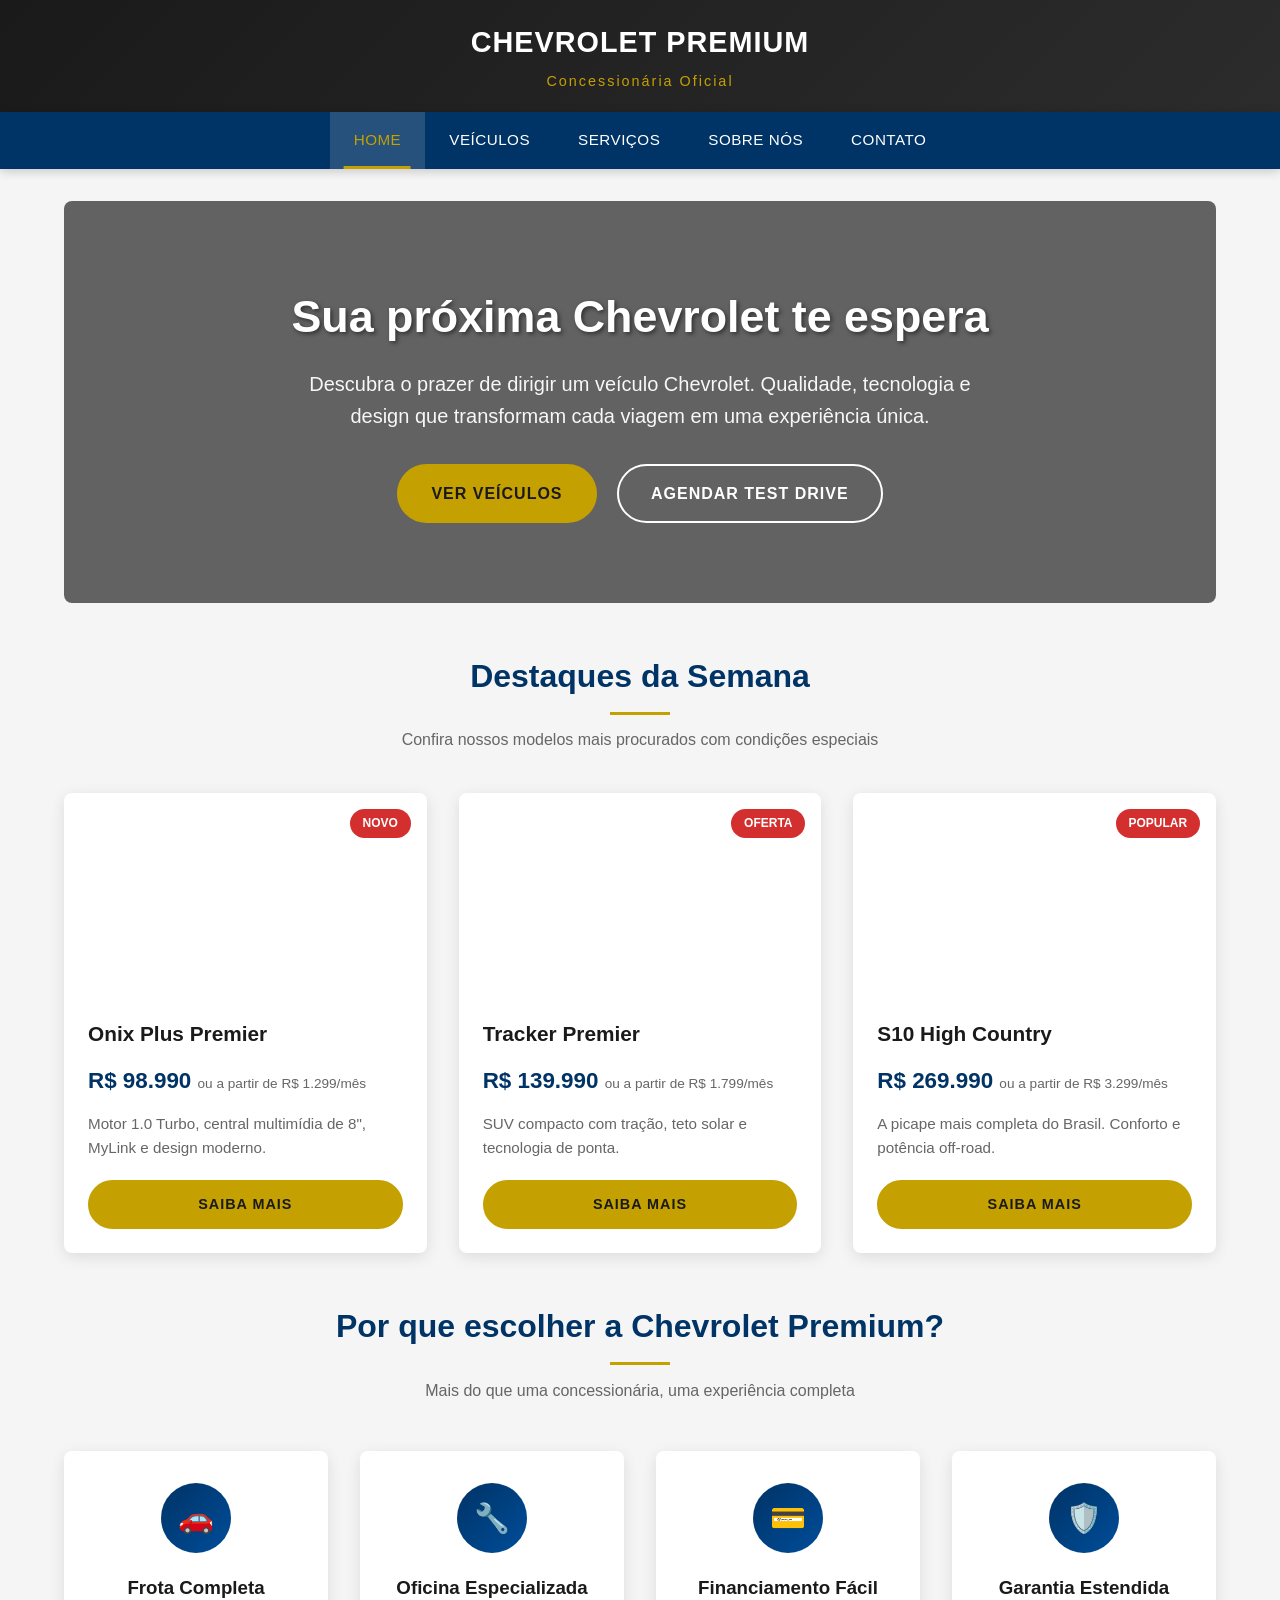
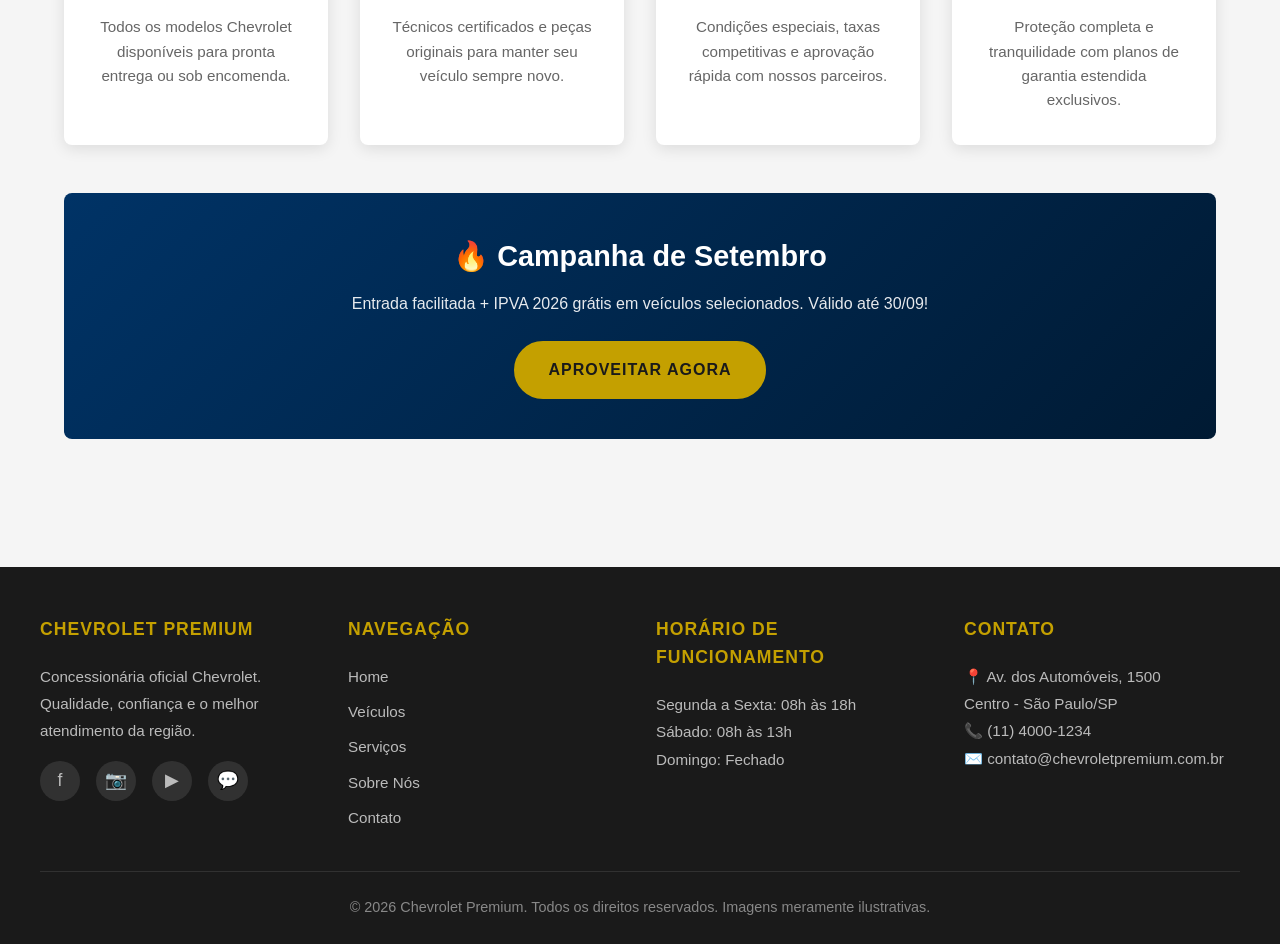
<file: index.html>
<!DOCTYPE html>
<html lang="pt-BR">
<head>
    <meta charset="UTF-8">
    <meta name="viewport" content="width=device-width, initial-scale=1.0">
    <link rel="stylesheet" href="css/style.css">
    <title>Chevrolet Premium | Concessionária Oficial</title>
</head>
<body>
    <header>
        <h1>Chevrolet Premium</h1>
        <p class="logo-text">Concessionária Oficial</p>
    </header>

    <nav>
        <ul>
            <li><a href="index.html" class="active">HOME</a></li>
            <li><a href="produtos.html">VEÍCULOS</a></li>
            <li><a href="servicos.html">SERVIÇOS</a></li>
            <li><a href="sobre.html">SOBRE NÓS</a></li>
            <li><a href="contato.html">CONTATO</a></li>
        </ul>
    </nav>

    <main>
        <!-- HERO -->
        <section class="hero">
            <h2>Sua próxima Chevrolet te espera</h2>
            <p>Descubra o prazer de dirigir um veículo Chevrolet. Qualidade, tecnologia e design que transformam cada viagem em uma experiência única.</p>
            <a href="produtos.html" class="btn">Ver Veículos</a>
            <a href="contato.html" class="btn btn-outline">Agendar Test Drive</a>
        </section>

        <!-- DESTAQUES -->
        <section class="section-title">
            <h2>Destaques da Semana</h2>
            <p>Confira nossos modelos mais procurados com condições especiais</p>
        </section>

        <div class="cards-grid">
            <article class="card">
                <div class="card-img" style="background-image: url('https://images.unsplash.com/photo-1606664515524-ed2f786a0bd6?w=600&q=80');">
                    <span class="badge">Novo</span>
                </div>
                <div class="card-body">
                    <h3>Onix Plus Premier</h3>
                    <p class="price">R$ 98.990 <span>ou a partir de R$ 1.299/mês</span></p>
                    <p>Motor 1.0 Turbo, central multimídia de 8", MyLink e design moderno.</p>
                    <a href="produtos.html" class="btn">Saiba Mais</a>
                </div>
            </article>

            <article class="card">
                <div class="card-img" style="background-image: url('https://images.unsplash.com/photo-1552519507-da3b142c6e3d?w=600&q=80');">
                    <span class="badge">Oferta</span>
                </div>
                <div class="card-body">
                    <h3>Tracker Premier</h3>
                    <p class="price">R$ 139.990 <span>ou a partir de R$ 1.799/mês</span></p>
                    <p>SUV compacto com tração, teto solar e tecnologia de ponta.</p>
                    <a href="produtos.html" class="btn">Saiba Mais</a>
                </div>
            </article>

            <article class="card">
                <div class="card-img" style="background-image: url('https://images.unsplash.com/photo-1614200179396-2bdb34101032?w=600&q=80');">
                    <span class="badge">Popular</span>
                </div>
                <div class="card-body">
                    <h3>S10 High Country</h3>
                    <p class="price">R$ 269.990 <span>ou a partir de R$ 3.299/mês</span></p>
                    <p>A picape mais completa do Brasil. Conforto e potência off-road.</p>
                    <a href="produtos.html" class="btn">Saiba Mais</a>
                </div>
            </article>
        </div>

        <!-- DIFERENCIAIS -->
        <section class="section-title">
            <h2>Por que escolher a Chevrolet Premium?</h2>
            <p>Mais do que uma concessionária, uma experiência completa</p>
        </section>

        <div class="features">
            <div class="feature-box">
                <div class="feature-icon">🚗</div>
                <h3>Frota Completa</h3>
                <p>Todos os modelos Chevrolet disponíveis para pronta entrega ou sob encomenda.</p>
            </div>
            <div class="feature-box">
                <div class="feature-icon">🔧</div>
                <h3>Oficina Especializada</h3>
                <p>Técnicos certificados e peças originais para manter seu veículo sempre novo.</p>
            </div>
            <div class="feature-box">
                <div class="feature-icon">💳</div>
                <h3>Financiamento Fácil</h3>
                <p>Condições especiais, taxas competitivas e aprovação rápida com nossos parceiros.</p>
            </div>
            <div class="feature-box">
                <div class="feature-icon">🛡️</div>
                <h3>Garantia Estendida</h3>
                <p>Proteção completa e tranquilidade com planos de garantia estendida exclusivos.</p>
            </div>
        </div>

        <!-- PROMO BANNER -->
        <section class="promo-banner">
            <h2>🔥 Campanha de Setembro</h2>
            <p>Entrada facilitada + IPVA 2026 grátis em veículos selecionados. Válido até 30/09!</p>
            <a href="contato.html" class="btn">Aproveitar Agora</a>
        </section>
    </main>

    <footer>
        <div class="footer-content">
            <div class="footer-col">
                <h4>Chevrolet Premium</h4>
                <p>Concessionária oficial Chevrolet. Qualidade, confiança e o melhor atendimento da região.</p>
                <div class="social-links">
                    <a href="#" title="Facebook">f</a>
                    <a href="#" title="Instagram">📷</a>
                    <a href="#" title="YouTube">▶</a>
                    <a href="#" title="WhatsApp">💬</a>
                </div>
            </div>
            <div class="footer-col">
                <h4>Navegação</h4>
                <ul>
                    <li><a href="index.html">Home</a></li>
                    <li><a href="produtos.html">Veículos</a></li>
                    <li><a href="servicos.html">Serviços</a></li>
                    <li><a href="sobre.html">Sobre Nós</a></li>
                    <li><a href="contato.html">Contato</a></li>
                </ul>
            </div>
            <div class="footer-col">
                <h4>Horário de Funcionamento</h4>
                <p>Segunda a Sexta: 08h às 18h</p>
                <p>Sábado: 08h às 13h</p>
                <p>Domingo: Fechado</p>
            </div>
            <div class="footer-col">
                <h4>Contato</h4>
                <p>📍 Av. dos Automóveis, 1500<br>Centro - São Paulo/SP</p>
                <p>📞 (11) 4000-1234</p>
                <p>✉️ contato@chevroletpremium.com.br</p>
            </div>
        </div>
        <div class="footer-bottom">
            <p>&copy; 2026 Chevrolet Premium. Todos os direitos reservados. Imagens meramente ilustrativas.</p>
        </div>
    </footer>
</body>
</html>
</file>
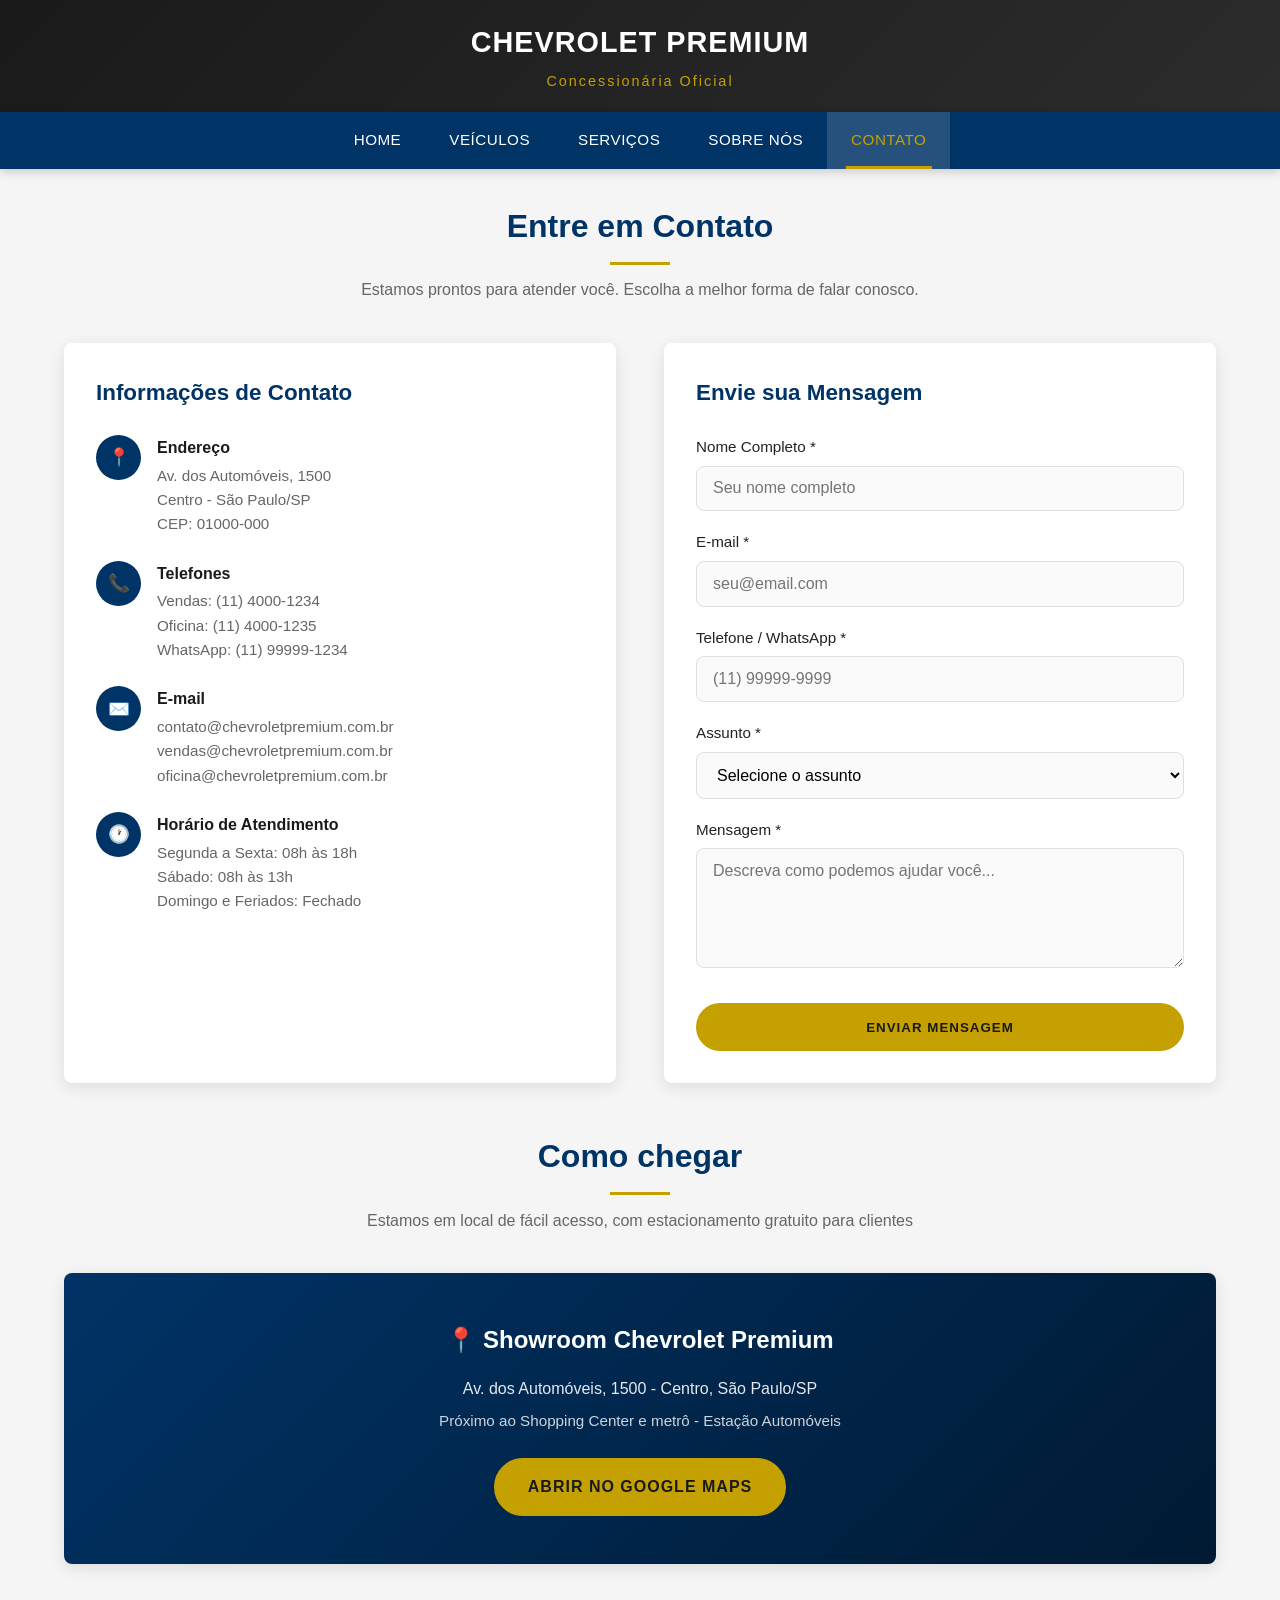
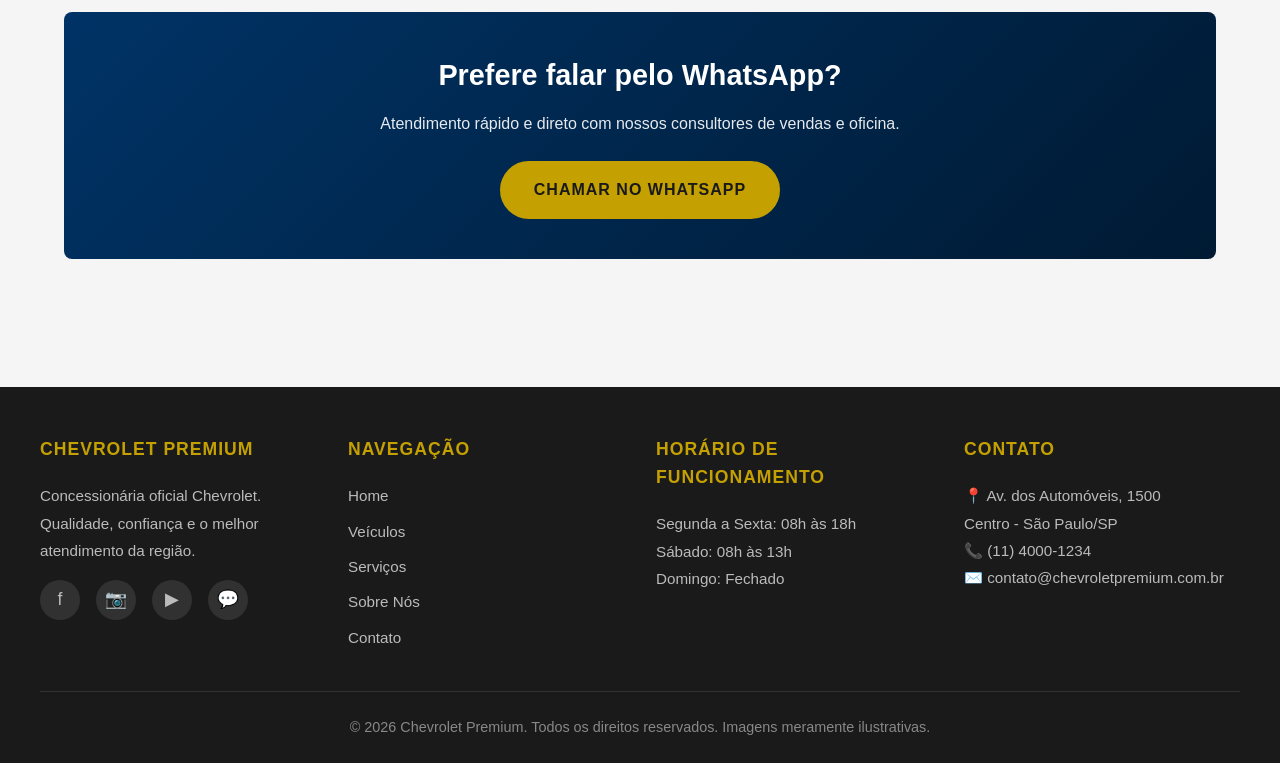
<file: contato.html>
<!DOCTYPE html>
<html lang="pt-BR">
<head>
    <meta charset="UTF-8">
    <meta name="viewport" content="width=device-width, initial-scale=1.0">
    <link rel="stylesheet" href="css/style.css">
    <title>Contato | Chevrolet Premium</title>
</head>
<body>
    <header>
        <h1>Chevrolet Premium</h1>
        <p class="logo-text">Concessionária Oficial</p>
    </header>

    <nav>
        <ul>
            <li><a href="index.html">HOME</a></li>
            <li><a href="produtos.html">VEÍCULOS</a></li>
            <li><a href="servicos.html">SERVIÇOS</a></li>
            <li><a href="sobre.html">SOBRE NÓS</a></li>
            <li><a href="contato.html" class="active">CONTATO</a></li>
        </ul>
    </nav>

    <main>
        <section class="section-title">
            <h2>Entre em Contato</h2>
            <p>Estamos prontos para atender você. Escolha a melhor forma de falar conosco.</p>
        </section>

        <div class="contact-wrapper">
            <!-- INFORMAÇÕES -->
            <div class="contact-info">
                <h3>Informações de Contato</h3>

                <div class="contact-item">
                    <div class="icon">📍</div>
                    <div>
                        <h4>Endereço</h4>
                        <p>Av. dos Automóveis, 1500<br>Centro - São Paulo/SP<br>CEP: 01000-000</p>
                    </div>
                </div>

                <div class="contact-item">
                    <div class="icon">📞</div>
                    <div>
                        <h4>Telefones</h4>
                        <p>Vendas: (11) 4000-1234<br>Oficina: (11) 4000-1235<br>WhatsApp: (11) 99999-1234</p>
                    </div>
                </div>

                <div class="contact-item">
                    <div class="icon">✉️</div>
                    <div>
                        <h4>E-mail</h4>
                        <p>contato@chevroletpremium.com.br<br>vendas@chevroletpremium.com.br<br>oficina@chevroletpremium.com.br</p>
                    </div>
                </div>

                <div class="contact-item">
                    <div class="icon">🕐</div>
                    <div>
                        <h4>Horário de Atendimento</h4>
                        <p>Segunda a Sexta: 08h às 18h<br>Sábado: 08h às 13h<br>Domingo e Feriados: Fechado</p>
                    </div>
                </div>
            </div>

            <!-- FORMULÁRIO -->
            <div class="contact-form">
                <h3>Envie sua Mensagem</h3>
                <form action="#" method="post">
                    <div class="form-group">
                        <label for="nome">Nome Completo *</label>
                        <input type="text" id="nome" name="nome" required placeholder="Seu nome completo">
                    </div>

                    <div class="form-group">
                        <label for="email">E-mail *</label>
                        <input type="email" id="email" name="email" required placeholder="seu@email.com">
                    </div>

                    <div class="form-group">
                        <label for="telefone">Telefone / WhatsApp *</label>
                        <input type="tel" id="telefone" name="telefone" required placeholder="(11) 99999-9999">
                    </div>

                    <div class="form-group">
                        <label for="assunto">Assunto *</label>
                        <select id="assunto" name="assunto" required>
                            <option value="" disabled selected>Selecione o assunto</option>
                            <option value="vendas">Interesse em Veículo (Vendas)</option>
                            <option value="testdrive">Agendar Test Drive</option>
                            <option value="oficina">Agendar Serviço na Oficina</option>
                            <option value="financiamento">Financiamento / Consórcio</option>
                            <option value="avaliacao">Avaliação de Usado</option>
                            <option value="outros">Outros Assuntos</option>
                        </select>
                    </div>

                    <div class="form-group">
                        <label for="mensagem">Mensagem *</label>
                        <textarea id="mensagem" name="mensagem" required placeholder="Descreva como podemos ajudar você..."></textarea>
                    </div>

                    <button type="submit" class="btn">Enviar Mensagem</button>
                </form>
            </div>
        </div>

        <!-- MAPA / LOCALIZAÇÃO -->
        <section class="section-title" style="margin-top: 3rem;">
            <h2>Como chegar</h2>
            <p>Estamos em local de fácil acesso, com estacionamento gratuito para clientes</p>
        </section>

        <div style="background: var(--white); border-radius: var(--radius); overflow: hidden; box-shadow: var(--shadow); margin-bottom: 2rem;">
            <div style="background: linear-gradient(135deg, #003366, #001a33); color: white; padding: 3rem 2rem; text-align: center;">
                <h3 style="font-size: 1.5rem; margin-bottom: 1rem;">📍 Showroom Chevrolet Premium</h3>
                <p style="opacity: 0.9; margin-bottom: 0.5rem;">Av. dos Automóveis, 1500 - Centro, São Paulo/SP</p>
                <p style="opacity: 0.8; font-size: 0.95rem;">Próximo ao Shopping Center e metrô - Estação Automóveis</p>
                <a href="https://maps.google.com" target="_blank" class="btn" style="margin-top: 1.5rem; display: inline-block;">Abrir no Google Maps</a>
            </div>
        </div>

        <section class="promo-banner">
            <h2>Prefere falar pelo WhatsApp?</h2>
            <p>Atendimento rápido e direto com nossos consultores de vendas e oficina.</p>
            <a href="https://wa.me/5511999991234" target="_blank" class="btn">Chamar no WhatsApp</a>
        </section>
    </main>

    <footer>
        <div class="footer-content">
            <div class="footer-col">
                <h4>Chevrolet Premium</h4>
                <p>Concessionária oficial Chevrolet. Qualidade, confiança e o melhor atendimento da região.</p>
                <div class="social-links">
                    <a href="#" title="Facebook">f</a>
                    <a href="#" title="Instagram">📷</a>
                    <a href="#" title="YouTube">▶</a>
                    <a href="#" title="WhatsApp">💬</a>
                </div>
            </div>
            <div class="footer-col">
                <h4>Navegação</h4>
                <ul>
                    <li><a href="index.html">Home</a></li>
                    <li><a href="produtos.html">Veículos</a></li>
                    <li><a href="servicos.html">Serviços</a></li>
                    <li><a href="sobre.html">Sobre Nós</a></li>
                    <li><a href="contato.html">Contato</a></li>
                </ul>
            </div>
            <div class="footer-col">
                <h4>Horário de Funcionamento</h4>
                <p>Segunda a Sexta: 08h às 18h</p>
                <p>Sábado: 08h às 13h</p>
                <p>Domingo: Fechado</p>
            </div>
            <div class="footer-col">
                <h4>Contato</h4>
                <p>📍 Av. dos Automóveis, 1500<br>Centro - São Paulo/SP</p>
                <p>📞 (11) 4000-1234</p>
                <p>✉️ contato@chevroletpremium.com.br</p>
            </div>
        </div>
        <div class="footer-bottom">
            <p>&copy; 2026 Chevrolet Premium. Todos os direitos reservados. Imagens meramente ilustrativas.</p>
        </div>
    </footer>
</body>
</html>
</file>
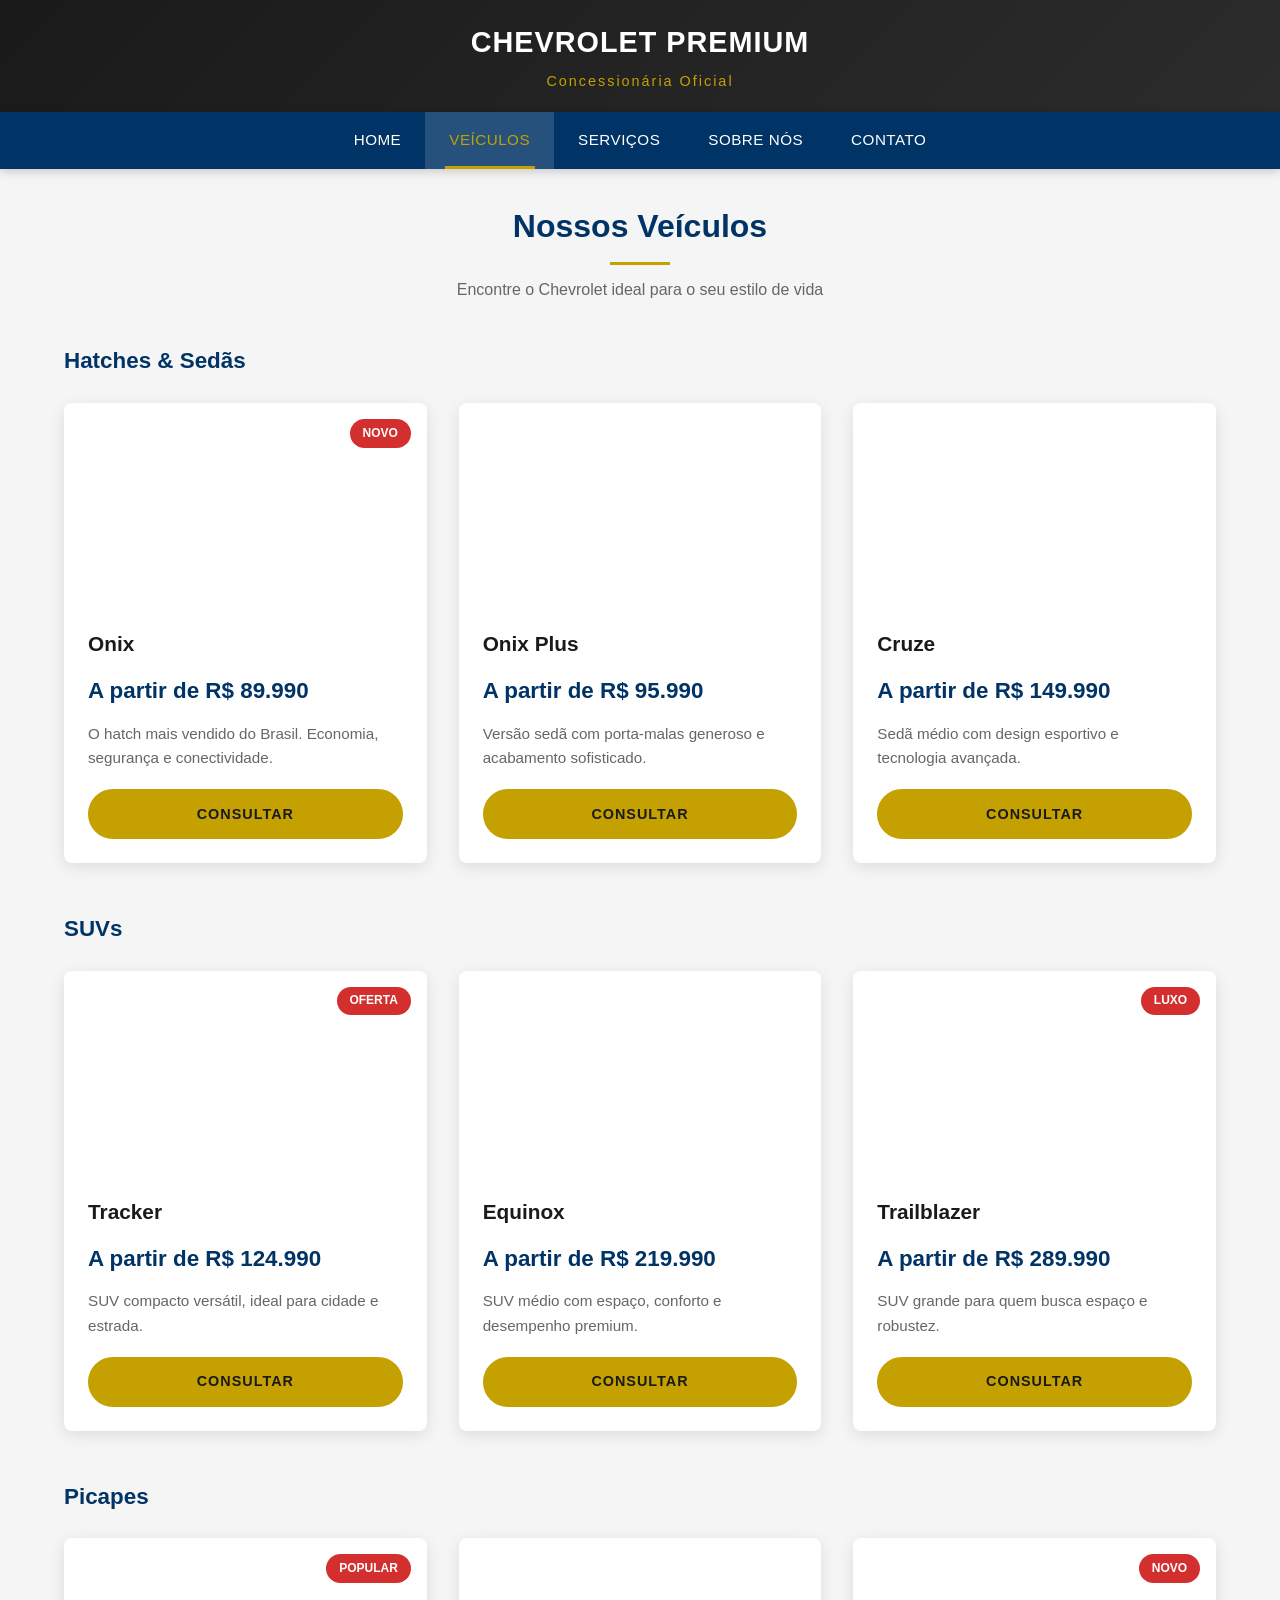
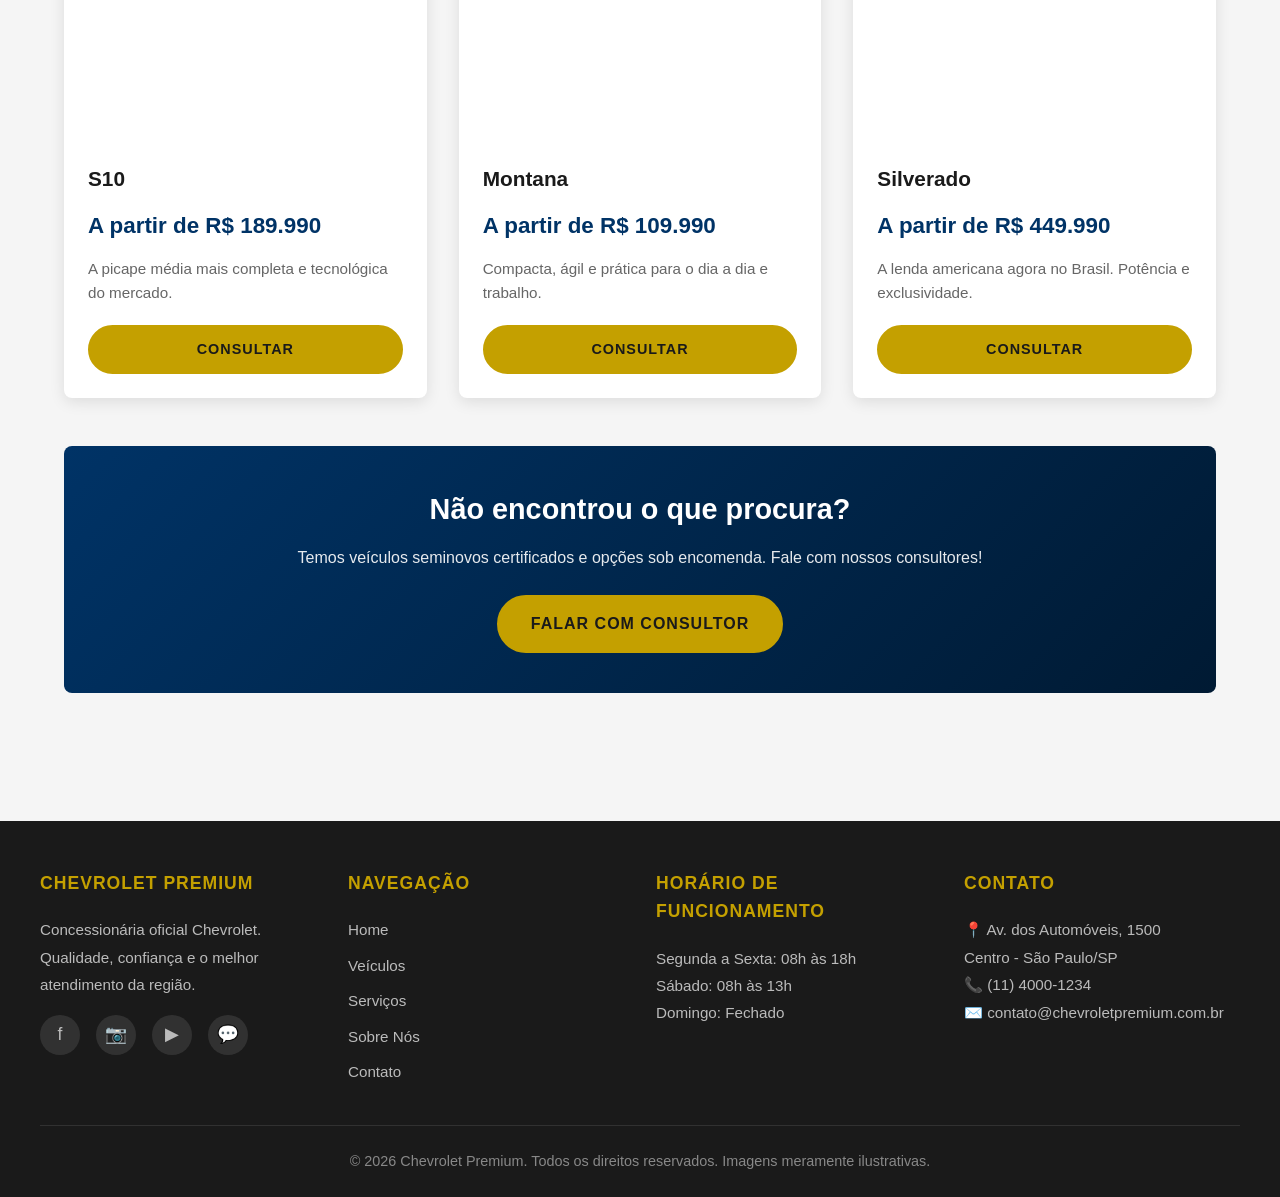
<file: produtos.html>
<!DOCTYPE html>
<html lang="pt-BR">
<head>
    <meta charset="UTF-8">
    <meta name="viewport" content="width=device-width, initial-scale=1.0">
    <link rel="stylesheet" href="css/style.css">
    <title>Veículos | Chevrolet Premium</title>
</head>
<body>
    <header>
        <h1>Chevrolet Premium</h1>
        <p class="logo-text">Concessionária Oficial</p>
    </header>

    <nav>
        <ul>
            <li><a href="index.html">HOME</a></li>
            <li><a href="produtos.html" class="active">VEÍCULOS</a></li>
            <li><a href="servicos.html">SERVIÇOS</a></li>
            <li><a href="sobre.html">SOBRE NÓS</a></li>
            <li><a href="contato.html">CONTATO</a></li>
        </ul>
    </nav>

    <main>
        <section class="section-title">
            <h2>Nossos Veículos</h2>
            <p>Encontre o Chevrolet ideal para o seu estilo de vida</p>
        </section>

        <!-- HATCHES -->
        <h3 style="color: var(--chevrolet-blue); margin-bottom: 1.5rem; font-size: 1.4rem;">Hatches & Sedãs</h3>
        <div class="cards-grid">
            <article class="card">
                <div class="card-img" style="background-image: url('https://images.unsplash.com/photo-1606664515524-ed2f786a0bd6?w=600&q=80');">
                    <span class="badge">Novo</span>
                </div>
                <div class="card-body">
                    <h3>Onix</h3>
                    <p class="price">A partir de R$ 89.990</p>
                    <p>O hatch mais vendido do Brasil. Economia, segurança e conectividade.</p>
                    <a href="contato.html" class="btn">Consultar</a>
                </div>
            </article>

            <article class="card">
                <div class="card-img" style="background-image: url('https://images.unsplash.com/photo-1617531653332-bd46c24f6691?w=600&q=80');">
                </div>
                <div class="card-body">
                    <h3>Onix Plus</h3>
                    <p class="price">A partir de R$ 95.990</p>
                    <p>Versão sedã com porta-malas generoso e acabamento sofisticado.</p>
                    <a href="contato.html" class="btn">Consultar</a>
                </div>
            </article>

            <article class="card">
                <div class="card-img" style="background-image: url('https://images.unsplash.com/photo-1549317661-bd32c8ce0db2?w=600&q=80');">
                </div>
                <div class="card-body">
                    <h3>Cruze</h3>
                    <p class="price">A partir de R$ 149.990</p>
                    <p>Sedã médio com design esportivo e tecnologia avançada.</p>
                    <a href="contato.html" class="btn">Consultar</a>
                </div>
            </article>
        </div>

        <!-- SUVs -->
        <h3 style="color: var(--chevrolet-blue); margin: 2.5rem 0 1.5rem; font-size: 1.4rem;">SUVs</h3>
        <div class="cards-grid">
            <article class="card">
                <div class="card-img" style="background-image: url('https://images.unsplash.com/photo-1552519507-da3b142c6e3d?w=600&q=80');">
                    <span class="badge">Oferta</span>
                </div>
                <div class="card-body">
                    <h3>Tracker</h3>
                    <p class="price">A partir de R$ 124.990</p>
                    <p>SUV compacto versátil, ideal para cidade e estrada.</p>
                    <a href="contato.html" class="btn">Consultar</a>
                </div>
            </article>

            <article class="card">
                <div class="card-img" style="background-image: url('https://images.unsplash.com/photo-1519641471654-76ce0107ad1b?w=600&q=80');">
                </div>
                <div class="card-body">
                    <h3>Equinox</h3>
                    <p class="price">A partir de R$ 219.990</p>
                    <p>SUV médio com espaço, conforto e desempenho premium.</p>
                    <a href="contato.html" class="btn">Consultar</a>
                </div>
            </article>

            <article class="card">
                <div class="card-img" style="background-image: url('https://images.unsplash.com/photo-1609521263047-f8f205293f24?w=600&q=80');">
                    <span class="badge">Luxo</span>
                </div>
                <div class="card-body">
                    <h3>Trailblazer</h3>
                    <p class="price">A partir de R$ 289.990</p>
                    <p>SUV grande para quem busca espaço e robustez.</p>
                    <a href="contato.html" class="btn">Consultar</a>
                </div>
            </article>
        </div>

        <!-- PICAPES -->
        <h3 style="color: var(--chevrolet-blue); margin: 2.5rem 0 1.5rem; font-size: 1.4rem;">Picapes</h3>
        <div class="cards-grid">
            <article class="card">
                <div class="card-img" style="background-image: url('https://images.unsplash.com/photo-1614200179396-2bdb34101032?w=600&q=80');">
                    <span class="badge">Popular</span>
                </div>
                <div class="card-body">
                    <h3>S10</h3>
                    <p class="price">A partir de R$ 189.990</p>
                    <p>A picape média mais completa e tecnológica do mercado.</p>
                    <a href="contato.html" class="btn">Consultar</a>
                </div>
            </article>

            <article class="card">
                <div class="card-img" style="background-image: url('https://images.unsplash.com/photo-1533473359331-0135ef1b58bf?w=600&q=80');">
                </div>
                <div class="card-body">
                    <h3>Montana</h3>
                    <p class="price">A partir de R$ 109.990</p>
                    <p>Compacta, ágil e prática para o dia a dia e trabalho.</p>
                    <a href="contato.html" class="btn">Consultar</a>
                </div>
            </article>

            <article class="card">
                <div class="card-img" style="background-image: url('https://images.unsplash.com/photo-1563720223185-11003d516935?w=600&q=80');">
                    <span class="badge">Novo</span>
                </div>
                <div class="card-body">
                    <h3>Silverado</h3>
                    <p class="price">A partir de R$ 449.990</p>
                    <p>A lenda americana agora no Brasil. Potência e exclusividade.</p>
                    <a href="contato.html" class="btn">Consultar</a>
                </div>
            </article>
        </div>

        <section class="promo-banner mt-2">
            <h2>Não encontrou o que procura?</h2>
            <p>Temos veículos seminovos certificados e opções sob encomenda. Fale com nossos consultores!</p>
            <a href="contato.html" class="btn">Falar com Consultor</a>
        </section>
    </main>

    <footer>
        <div class="footer-content">
            <div class="footer-col">
                <h4>Chevrolet Premium</h4>
                <p>Concessionária oficial Chevrolet. Qualidade, confiança e o melhor atendimento da região.</p>
                <div class="social-links">
                    <a href="#" title="Facebook">f</a>
                    <a href="#" title="Instagram">📷</a>
                    <a href="#" title="YouTube">▶</a>
                    <a href="#" title="WhatsApp">💬</a>
                </div>
            </div>
            <div class="footer-col">
                <h4>Navegação</h4>
                <ul>
                    <li><a href="index.html">Home</a></li>
                    <li><a href="produtos.html">Veículos</a></li>
                    <li><a href="servicos.html">Serviços</a></li>
                    <li><a href="sobre.html">Sobre Nós</a></li>
                    <li><a href="contato.html">Contato</a></li>
                </ul>
            </div>
            <div class="footer-col">
                <h4>Horário de Funcionamento</h4>
                <p>Segunda a Sexta: 08h às 18h</p>
                <p>Sábado: 08h às 13h</p>
                <p>Domingo: Fechado</p>
            </div>
            <div class="footer-col">
                <h4>Contato</h4>
                <p>📍 Av. dos Automóveis, 1500<br>Centro - São Paulo/SP</p>
                <p>📞 (11) 4000-1234</p>
                <p>✉️ contato@chevroletpremium.com.br</p>
            </div>
        </div>
        <div class="footer-bottom">
            <p>&copy; 2026 Chevrolet Premium. Todos os direitos reservados. Imagens meramente ilustrativas.</p>
        </div>
    </footer>
</body>
</html>
</file>
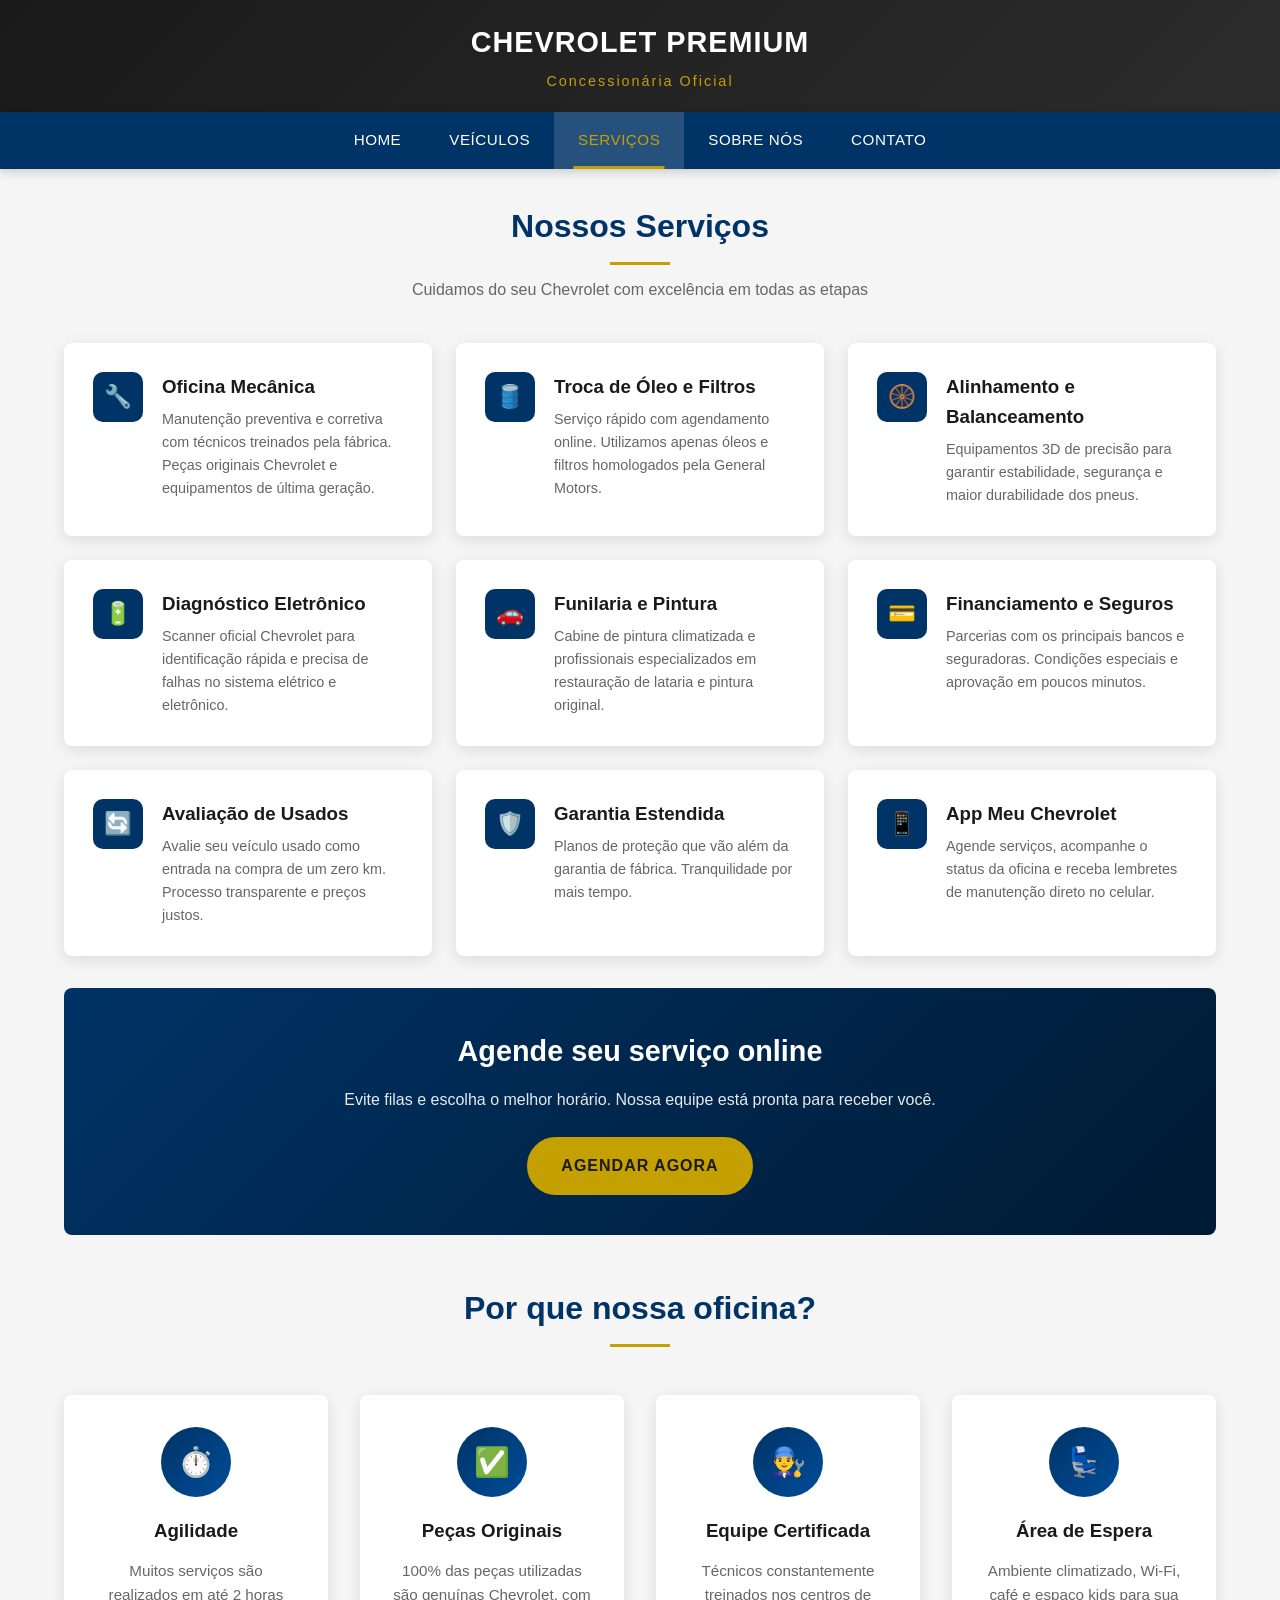
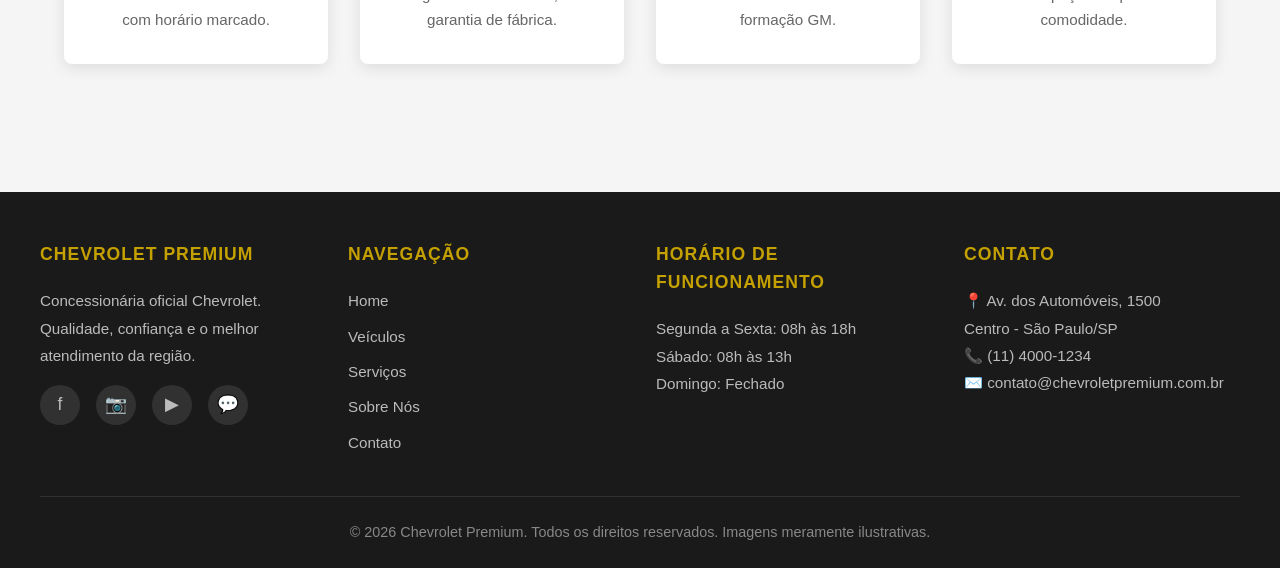
<file: servicos.html>
<!DOCTYPE html>
<html lang="pt-BR">
<head>
    <meta charset="UTF-8">
    <meta name="viewport" content="width=device-width, initial-scale=1.0">
    <link rel="stylesheet" href="css/style.css">
    <title>Serviços | Chevrolet Premium</title>
</head>
<body>
    <header>
        <h1>Chevrolet Premium</h1>
        <p class="logo-text">Concessionária Oficial</p>
    </header>

    <nav>
        <ul>
            <li><a href="index.html">HOME</a></li>
            <li><a href="produtos.html">VEÍCULOS</a></li>
            <li><a href="servicos.html" class="active">SERVIÇOS</a></li>
            <li><a href="sobre.html">SOBRE NÓS</a></li>
            <li><a href="contato.html">CONTATO</a></li>
        </ul>
    </nav>

    <main>
        <section class="section-title">
            <h2>Nossos Serviços</h2>
            <p>Cuidamos do seu Chevrolet com excelência em todas as etapas</p>
        </section>

        <div class="services-list">
            <div class="service-item">
                <div class="service-icon">🔧</div>
                <div>
                    <h3>Oficina Mecânica</h3>
                    <p>Manutenção preventiva e corretiva com técnicos treinados pela fábrica. Peças originais Chevrolet e equipamentos de última geração.</p>
                </div>
            </div>

            <div class="service-item">
                <div class="service-icon">🛢️</div>
                <div>
                    <h3>Troca de Óleo e Filtros</h3>
                    <p>Serviço rápido com agendamento online. Utilizamos apenas óleos e filtros homologados pela General Motors.</p>
                </div>
            </div>

            <div class="service-item">
                <div class="service-icon">🛞</div>
                <div>
                    <h3>Alinhamento e Balanceamento</h3>
                    <p>Equipamentos 3D de precisão para garantir estabilidade, segurança e maior durabilidade dos pneus.</p>
                </div>
            </div>

            <div class="service-item">
                <div class="service-icon">🔋</div>
                <div>
                    <h3>Diagnóstico Eletrônico</h3>
                    <p>Scanner oficial Chevrolet para identificação rápida e precisa de falhas no sistema elétrico e eletrônico.</p>
                </div>
            </div>

            <div class="service-item">
                <div class="service-icon">🚗</div>
                <div>
                    <h3>Funilaria e Pintura</h3>
                    <p>Cabine de pintura climatizada e profissionais especializados em restauração de lataria e pintura original.</p>
                </div>
            </div>

            <div class="service-item">
                <div class="service-icon">💳</div>
                <div>
                    <h3>Financiamento e Seguros</h3>
                    <p>Parcerias com os principais bancos e seguradoras. Condições especiais e aprovação em poucos minutos.</p>
                </div>
            </div>

            <div class="service-item">
                <div class="service-icon">🔄</div>
                <div>
                    <h3>Avaliação de Usados</h3>
                    <p>Avalie seu veículo usado como entrada na compra de um zero km. Processo transparente e preços justos.</p>
                </div>
            </div>

            <div class="service-item">
                <div class="service-icon">🛡️</div>
                <div>
                    <h3>Garantia Estendida</h3>
                    <p>Planos de proteção que vão além da garantia de fábrica. Tranquilidade por mais tempo.</p>
                </div>
            </div>

            <div class="service-item">
                <div class="service-icon">📱</div>
                <div>
                    <h3>App Meu Chevrolet</h3>
                    <p>Agende serviços, acompanhe o status da oficina e receba lembretes de manutenção direto no celular.</p>
                </div>
            </div>
        </div>

        <section class="promo-banner mt-2">
            <h2>Agende seu serviço online</h2>
            <p>Evite filas e escolha o melhor horário. Nossa equipe está pronta para receber você.</p>
            <a href="contato.html" class="btn">Agendar Agora</a>
        </section>

        <!-- DIFERENCIAIS DA OFICINA -->
        <section class="section-title" style="margin-top: 3rem;">
            <h2>Por que nossa oficina?</h2>
        </section>

        <div class="features">
            <div class="feature-box">
                <div class="feature-icon">⏱️</div>
                <h3>Agilidade</h3>
                <p>Muitos serviços são realizados em até 2 horas com horário marcado.</p>
            </div>
            <div class="feature-box">
                <div class="feature-icon">✅</div>
                <h3>Peças Originais</h3>
                <p>100% das peças utilizadas são genuínas Chevrolet, com garantia de fábrica.</p>
            </div>
            <div class="feature-box">
                <div class="feature-icon">👨‍🔧</div>
                <h3>Equipe Certificada</h3>
                <p>Técnicos constantemente treinados nos centros de formação GM.</p>
            </div>
            <div class="feature-box">
                <div class="feature-icon">💺</div>
                <h3>Área de Espera</h3>
                <p>Ambiente climatizado, Wi-Fi, café e espaço kids para sua comodidade.</p>
            </div>
        </div>
    </main>

    <footer>
        <div class="footer-content">
            <div class="footer-col">
                <h4>Chevrolet Premium</h4>
                <p>Concessionária oficial Chevrolet. Qualidade, confiança e o melhor atendimento da região.</p>
                <div class="social-links">
                    <a href="#" title="Facebook">f</a>
                    <a href="#" title="Instagram">📷</a>
                    <a href="#" title="YouTube">▶</a>
                    <a href="#" title="WhatsApp">💬</a>
                </div>
            </div>
            <div class="footer-col">
                <h4>Navegação</h4>
                <ul>
                    <li><a href="index.html">Home</a></li>
                    <li><a href="produtos.html">Veículos</a></li>
                    <li><a href="servicos.html">Serviços</a></li>
                    <li><a href="sobre.html">Sobre Nós</a></li>
                    <li><a href="contato.html">Contato</a></li>
                </ul>
            </div>
            <div class="footer-col">
                <h4>Horário de Funcionamento</h4>
                <p>Segunda a Sexta: 08h às 18h</p>
                <p>Sábado: 08h às 13h</p>
                <p>Domingo: Fechado</p>
            </div>
            <div class="footer-col">
                <h4>Contato</h4>
                <p>📍 Av. dos Automóveis, 1500<br>Centro - São Paulo/SP</p>
                <p>📞 (11) 4000-1234</p>
                <p>✉️ contato@chevroletpremium.com.br</p>
            </div>
        </div>
        <div class="footer-bottom">
            <p>&copy; 2026 Chevrolet Premium. Todos os direitos reservados. Imagens meramente ilustrativas.</p>
        </div>
    </footer>
</body>
</html>
</file>
<file: css/style.css>
/* ===== RESET & BASE ===== */
* {
    margin: 0;
    padding: 0;
    box-sizing: border-box;
}

:root {
    --chevrolet-gold: #c4a000;
    --chevrolet-dark: #1a1a1a;
    --chevrolet-blue: #003366;
    --chevrolet-red: #d32f2f;
    --light-gray: #f5f5f5;
    --medium-gray: #e0e0e0;
    --text-dark: #222;
    --text-light: #666;
    --white: #ffffff;
    --shadow: 0 4px 15px rgba(0, 0, 0, 0.1);
    --shadow-hover: 0 8px 25px rgba(0, 0, 0, 0.15);
    --radius: 8px;
    --transition: all 0.3s ease;
}

html {
    scroll-behavior: smooth;
}

body {
    font-family: 'Segoe UI', Tahoma, Geneva, Verdana, sans-serif;
    line-height: 1.6;
    color: var(--text-dark);
    background-color: var(--light-gray);
}

img {
    max-width: 100%;
    height: auto;
    display: block;
}

a {
    text-decoration: none;
    color: inherit;
    transition: var(--transition);
}

ul {
    list-style: none;
}

/* ===== HEADER ===== */
header {
    background: linear-gradient(135deg, var(--chevrolet-dark) 0%, #2c2c2c 100%);
    color: var(--white);
    padding: 1.2rem 0;
    text-align: center;
    position: relative;
    box-shadow: var(--shadow);
}

header h1 {
    font-size: 1.8rem;
    font-weight: 600;
    letter-spacing: 1px;
    text-transform: uppercase;
}

header .logo-text {
    font-size: 0.9rem;
    color: var(--chevrolet-gold);
    margin-top: 0.3rem;
    letter-spacing: 2px;
}

/* ===== NAVIGATION ===== */
nav {
    background-color: var(--chevrolet-blue);
    position: sticky;
    top: 0;
    z-index: 1000;
    box-shadow: 0 2px 10px rgba(0, 0, 0, 0.2);
}

nav ul {
    display: flex;
    justify-content: center;
    flex-wrap: wrap;
    max-width: 1200px;
    margin: 0 auto;
}

nav ul li {
    position: relative;
}

nav ul li a {
    display: block;
    padding: 1rem 1.5rem;
    color: var(--white);
    font-weight: 500;
    font-size: 0.95rem;
    letter-spacing: 0.5px;
    text-transform: uppercase;
    transition: var(--transition);
}

nav ul li a:hover,
nav ul li a.active {
    background-color: rgba(255, 255, 255, 0.15);
    color: var(--chevrolet-gold);
}

nav ul li a::after {
    content: '';
    position: absolute;
    bottom: 0;
    left: 50%;
    width: 0;
    height: 3px;
    background-color: var(--chevrolet-gold);
    transition: var(--transition);
    transform: translateX(-50%);
}

nav ul li a:hover::after,
nav ul li a.active::after {
    width: 70%;
}

/* ===== MAIN CONTENT ===== */
main {
    max-width: 1200px;
    margin: 0 auto;
    padding: 2rem 1.5rem;
    min-height: 60vh;
}

/* ===== HERO SECTION ===== */
.hero {
    background: linear-gradient(rgba(0, 0, 0, 0.6), rgba(0, 0, 0, 0.6)),
                url('https://images.unsplash.com/photo-1492144534655-ae79c964c9d7?w=1200&q=80') center/cover no-repeat;
    color: var(--white);
    text-align: center;
    padding: 5rem 2rem;
    border-radius: var(--radius);
    margin-bottom: 3rem;
    position: relative;
    overflow: hidden;
}

.hero h2 {
    font-size: 2.8rem;
    margin-bottom: 1rem;
    text-shadow: 2px 2px 4px rgba(0, 0, 0, 0.5);
}

.hero p {
    font-size: 1.25rem;
    margin-bottom: 2rem;
    max-width: 700px;
    margin-left: auto;
    margin-right: auto;
    opacity: 0.95;
}

.btn {
    display: inline-block;
    padding: 0.9rem 2rem;
    background-color: var(--chevrolet-gold);
    color: var(--chevrolet-dark);
    font-weight: 700;
    border-radius: 50px;
    text-transform: uppercase;
    letter-spacing: 1px;
    transition: var(--transition);
    border: 2px solid var(--chevrolet-gold);
    cursor: pointer;
}

.btn:hover {
    background-color: transparent;
    color: var(--chevrolet-gold);
    transform: translateY(-2px);
    box-shadow: 0 5px 15px rgba(196, 160, 0, 0.4);
}

.btn-outline {
    background-color: transparent;
    color: var(--white);
    border-color: var(--white);
    margin-left: 1rem;
}

.btn-outline:hover {
    background-color: var(--white);
    color: var(--chevrolet-dark);
}

/* ===== SECTION TITLES ===== */
.section-title {
    text-align: center;
    margin-bottom: 2.5rem;
}

.section-title h2 {
    font-size: 2rem;
    color: var(--chevrolet-blue);
    position: relative;
    display: inline-block;
    padding-bottom: 0.8rem;
}

.section-title h2::after {
    content: '';
    position: absolute;
    bottom: 0;
    left: 50%;
    transform: translateX(-50%);
    width: 60px;
    height: 3px;
    background-color: var(--chevrolet-gold);
}

.section-title p {
    color: var(--text-light);
    margin-top: 0.8rem;
    max-width: 600px;
    margin-left: auto;
    margin-right: auto;
}

/* ===== CARDS GRID ===== */
.cards-grid {
    display: grid;
    grid-template-columns: repeat(auto-fit, minmax(280px, 1fr));
    gap: 2rem;
    margin-bottom: 3rem;
}

.card {
    background: var(--white);
    border-radius: var(--radius);
    overflow: hidden;
    box-shadow: var(--shadow);
    transition: var(--transition);
}

.card:hover {
    transform: translateY(-8px);
    box-shadow: var(--shadow-hover);
}

.card-img {
    height: 200px;
    background-size: cover;
    background-position: center;
    position: relative;
}

.card-img .badge {
    position: absolute;
    top: 1rem;
    right: 1rem;
    background-color: var(--chevrolet-red);
    color: var(--white);
    padding: 0.3rem 0.8rem;
    border-radius: 20px;
    font-size: 0.75rem;
    font-weight: 700;
    text-transform: uppercase;
}

.card-body {
    padding: 1.5rem;
}

.card-body h3 {
    font-size: 1.3rem;
    margin-bottom: 0.5rem;
    color: var(--chevrolet-dark);
}

.card-body .price {
    font-size: 1.4rem;
    font-weight: 700;
    color: var(--chevrolet-blue);
    margin: 0.8rem 0;
}

.card-body .price span {
    font-size: 0.85rem;
    font-weight: 400;
    color: var(--text-light);
}

.card-body p {
    color: var(--text-light);
    font-size: 0.95rem;
    margin-bottom: 1.2rem;
}

.card-body .btn {
    width: 100%;
    text-align: center;
    padding: 0.7rem;
    font-size: 0.9rem;
}

/* ===== FEATURES ===== */
.features {
    display: grid;
    grid-template-columns: repeat(auto-fit, minmax(250px, 1fr));
    gap: 2rem;
    margin: 3rem 0;
}

.feature-box {
    background: var(--white);
    padding: 2rem;
    border-radius: var(--radius);
    text-align: center;
    box-shadow: var(--shadow);
    transition: var(--transition);
}

.feature-box:hover {
    transform: translateY(-5px);
    box-shadow: var(--shadow-hover);
}

.feature-icon {
    width: 70px;
    height: 70px;
    background: linear-gradient(135deg, var(--chevrolet-blue), #004d99);
    border-radius: 50%;
    display: flex;
    align-items: center;
    justify-content: center;
    margin: 0 auto 1.2rem;
    font-size: 1.8rem;
    color: var(--white);
}

.feature-box h3 {
    margin-bottom: 0.8rem;
    color: var(--chevrolet-dark);
}

.feature-box p {
    color: var(--text-light);
    font-size: 0.95rem;
}

/* ===== ABOUT / INFO SECTION ===== */
.info-section {
    display: grid;
    grid-template-columns: 1fr 1fr;
    gap: 3rem;
    align-items: center;
    margin: 3rem 0;
    background: var(--white);
    padding: 2.5rem;
    border-radius: var(--radius);
    box-shadow: var(--shadow);
}

.info-section img {
    border-radius: var(--radius);
    width: 100%;
    height: 350px;
    object-fit: cover;
}

.info-content h2 {
    color: var(--chevrolet-blue);
    margin-bottom: 1rem;
    font-size: 1.8rem;
}

.info-content p {
    color: var(--text-light);
    margin-bottom: 1rem;
}

.info-content ul {
    margin: 1.5rem 0;
}

.info-content ul li {
    padding: 0.4rem 0;
    padding-left: 1.5rem;
    position: relative;
    color: var(--text-dark);
}

.info-content ul li::before {
    content: '✓';
    position: absolute;
    left: 0;
    color: var(--chevrolet-gold);
    font-weight: bold;
}

/* ===== SERVICES LIST ===== */
.services-list {
    display: grid;
    grid-template-columns: repeat(auto-fit, minmax(300px, 1fr));
    gap: 1.5rem;
}

.service-item {
    background: var(--white);
    padding: 1.8rem;
    border-radius: var(--radius);
    box-shadow: var(--shadow);
    display: flex;
    gap: 1.2rem;
    align-items: flex-start;
    transition: var(--transition);
}

.service-item:hover {
    transform: translateX(5px);
    box-shadow: var(--shadow-hover);
}

.service-icon {
    min-width: 50px;
    height: 50px;
    background-color: var(--chevrolet-blue);
    color: var(--white);
    border-radius: 10px;
    display: flex;
    align-items: center;
    justify-content: center;
    font-size: 1.4rem;
}

.service-item h3 {
    margin-bottom: 0.4rem;
    color: var(--chevrolet-dark);
}

.service-item p {
    color: var(--text-light);
    font-size: 0.9rem;
}

/* ===== CONTACT FORM ===== */
.contact-wrapper {
    display: grid;
    grid-template-columns: 1fr 1fr;
    gap: 3rem;
    margin-top: 2rem;
}

.contact-info {
    background: var(--white);
    padding: 2rem;
    border-radius: var(--radius);
    box-shadow: var(--shadow);
}

.contact-info h3 {
    color: var(--chevrolet-blue);
    margin-bottom: 1.5rem;
    font-size: 1.4rem;
}

.contact-item {
    display: flex;
    gap: 1rem;
    margin-bottom: 1.5rem;
    align-items: flex-start;
}

.contact-item .icon {
    min-width: 45px;
    height: 45px;
    background-color: var(--chevrolet-blue);
    color: var(--white);
    border-radius: 50%;
    display: flex;
    align-items: center;
    justify-content: center;
    font-size: 1.1rem;
}

.contact-item h4 {
    margin-bottom: 0.2rem;
    color: var(--chevrolet-dark);
}

.contact-item p {
    color: var(--text-light);
    font-size: 0.95rem;
}

.contact-form {
    background: var(--white);
    padding: 2rem;
    border-radius: var(--radius);
    box-shadow: var(--shadow);
}

.contact-form h3 {
    color: var(--chevrolet-blue);
    margin-bottom: 1.5rem;
    font-size: 1.4rem;
}

.form-group {
    margin-bottom: 1.2rem;
}

.form-group label {
    display: block;
    margin-bottom: 0.4rem;
    font-weight: 500;
    color: var(--text-dark);
    font-size: 0.95rem;
}

.form-group input,
.form-group select,
.form-group textarea {
    width: 100%;
    padding: 0.8rem 1rem;
    border: 1px solid var(--medium-gray);
    border-radius: var(--radius);
    font-size: 1rem;
    font-family: inherit;
    transition: var(--transition);
    background-color: #fafafa;
}

.form-group input:focus,
.form-group select:focus,
.form-group textarea:focus {
    outline: none;
    border-color: var(--chevrolet-blue);
    background-color: var(--white);
    box-shadow: 0 0 0 3px rgba(0, 51, 102, 0.1);
}

.form-group textarea {
    resize: vertical;
    min-height: 120px;
}

.contact-form .btn {
    width: 100%;
    margin-top: 0.5rem;
}

/* ===== PROMO BANNER ===== */
.promo-banner {
    background: linear-gradient(135deg, var(--chevrolet-blue) 0%, #001a33 100%);
    color: var(--white);
    padding: 2.5rem;
    border-radius: var(--radius);
    text-align: center;
    margin: 3rem 0;
}

.promo-banner h2 {
    font-size: 1.8rem;
    margin-bottom: 0.8rem;
}

.promo-banner p {
    margin-bottom: 1.5rem;
    opacity: 0.9;
}

.promo-banner .btn {
    background-color: var(--chevrolet-gold);
    color: var(--chevrolet-dark);
}

/* ===== FOOTER ===== */
footer {
    background-color: var(--chevrolet-dark);
    color: var(--white);
    padding: 3rem 1.5rem 1.5rem;
    margin-top: 3rem;
}

.footer-content {
    max-width: 1200px;
    margin: 0 auto;
    display: grid;
    grid-template-columns: repeat(auto-fit, minmax(220px, 1fr));
    gap: 2rem;
    margin-bottom: 2rem;
}

.footer-col h4 {
    color: var(--chevrolet-gold);
    margin-bottom: 1.2rem;
    font-size: 1.1rem;
    text-transform: uppercase;
    letter-spacing: 1px;
}

.footer-col p,
.footer-col a {
    color: #bbb;
    font-size: 0.95rem;
    line-height: 1.8;
}

.footer-col a:hover {
    color: var(--chevrolet-gold);
}

.footer-col ul li {
    margin-bottom: 0.5rem;
}

.social-links {
    display: flex;
    gap: 1rem;
    margin-top: 1rem;
}

.social-links a {
    width: 40px;
    height: 40px;
    background-color: rgba(255, 255, 255, 0.1);
    border-radius: 50%;
    display: flex;
    align-items: center;
    justify-content: center;
    font-size: 1.1rem;
    transition: var(--transition);
}

.social-links a:hover {
    background-color: var(--chevrolet-gold);
    color: var(--chevrolet-dark);
}

.footer-bottom {
    max-width: 1200px;
    margin: 0 auto;
    padding-top: 1.5rem;
    border-top: 1px solid rgba(255, 255, 255, 0.1);
    text-align: center;
    color: #888;
    font-size: 0.9rem;
}

/* ===== RESPONSIVE ===== */
@media (max-width: 768px) {
    header h1 {
        font-size: 1.4rem;
    }

    nav ul li a {
        padding: 0.8rem 1rem;
        font-size: 0.85rem;
    }

    .hero {
        padding: 3.5rem 1.5rem;
    }

    .hero h2 {
        font-size: 2rem;
    }

    .hero p {
        font-size: 1.05rem;
    }

    .btn-outline {
        margin-left: 0;
        margin-top: 1rem;
        display: block;
    }

    .info-section {
        grid-template-columns: 1fr;
    }

    .info-section img {
        height: 250px;
    }

    .contact-wrapper {
        grid-template-columns: 1fr;
    }

    .section-title h2 {
        font-size: 1.6rem;
    }
}

@media (max-width: 480px) {
    nav ul {
        flex-direction: column;
        text-align: center;
    }

    nav ul li a {
        padding: 0.9rem;
        border-bottom: 1px solid rgba(255, 255, 255, 0.1);
    }

    .hero h2 {
        font-size: 1.6rem;
    }

    .cards-grid {
        grid-template-columns: 1fr;
    }
}

/* ===== UTILITY ===== */
.text-center {
    text-align: center;
}

.mt-2 {
    margin-top: 2rem;
}

.mb-2 {
    margin-bottom: 2rem;
}
</file>
